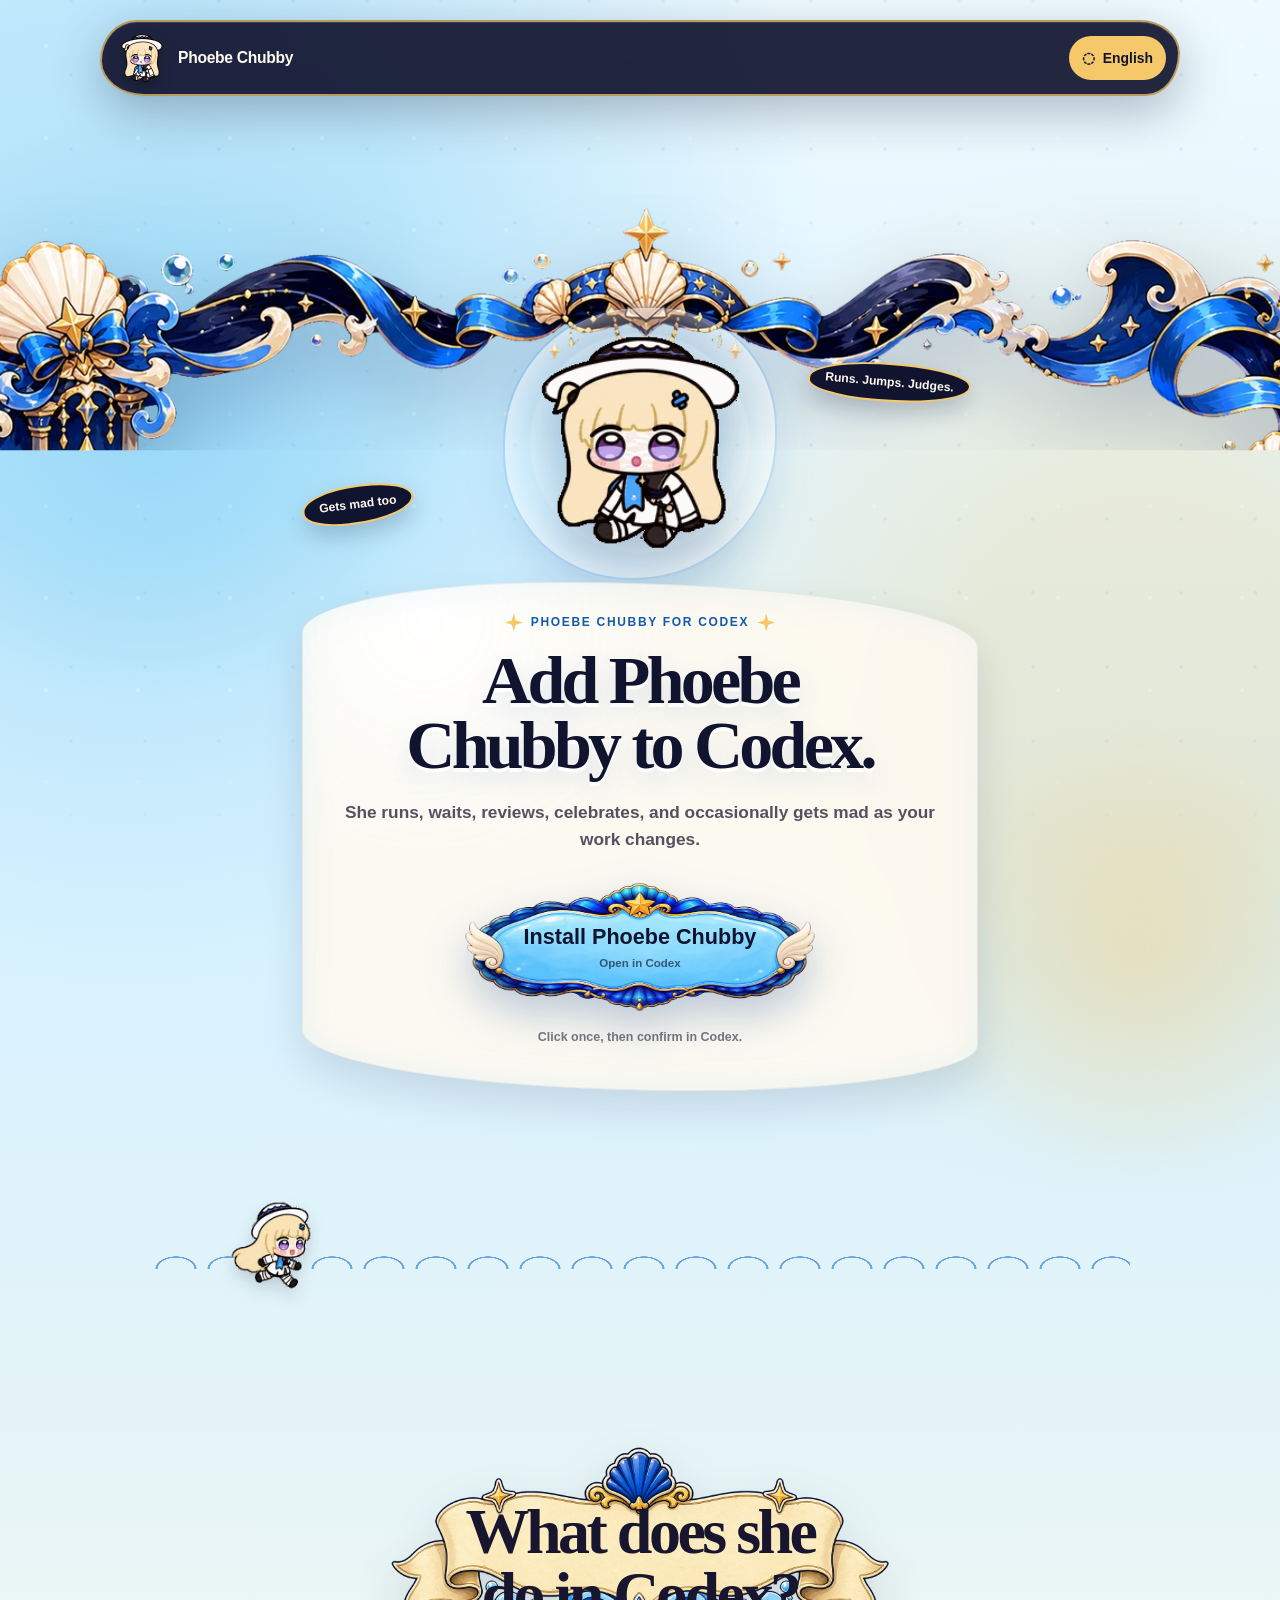
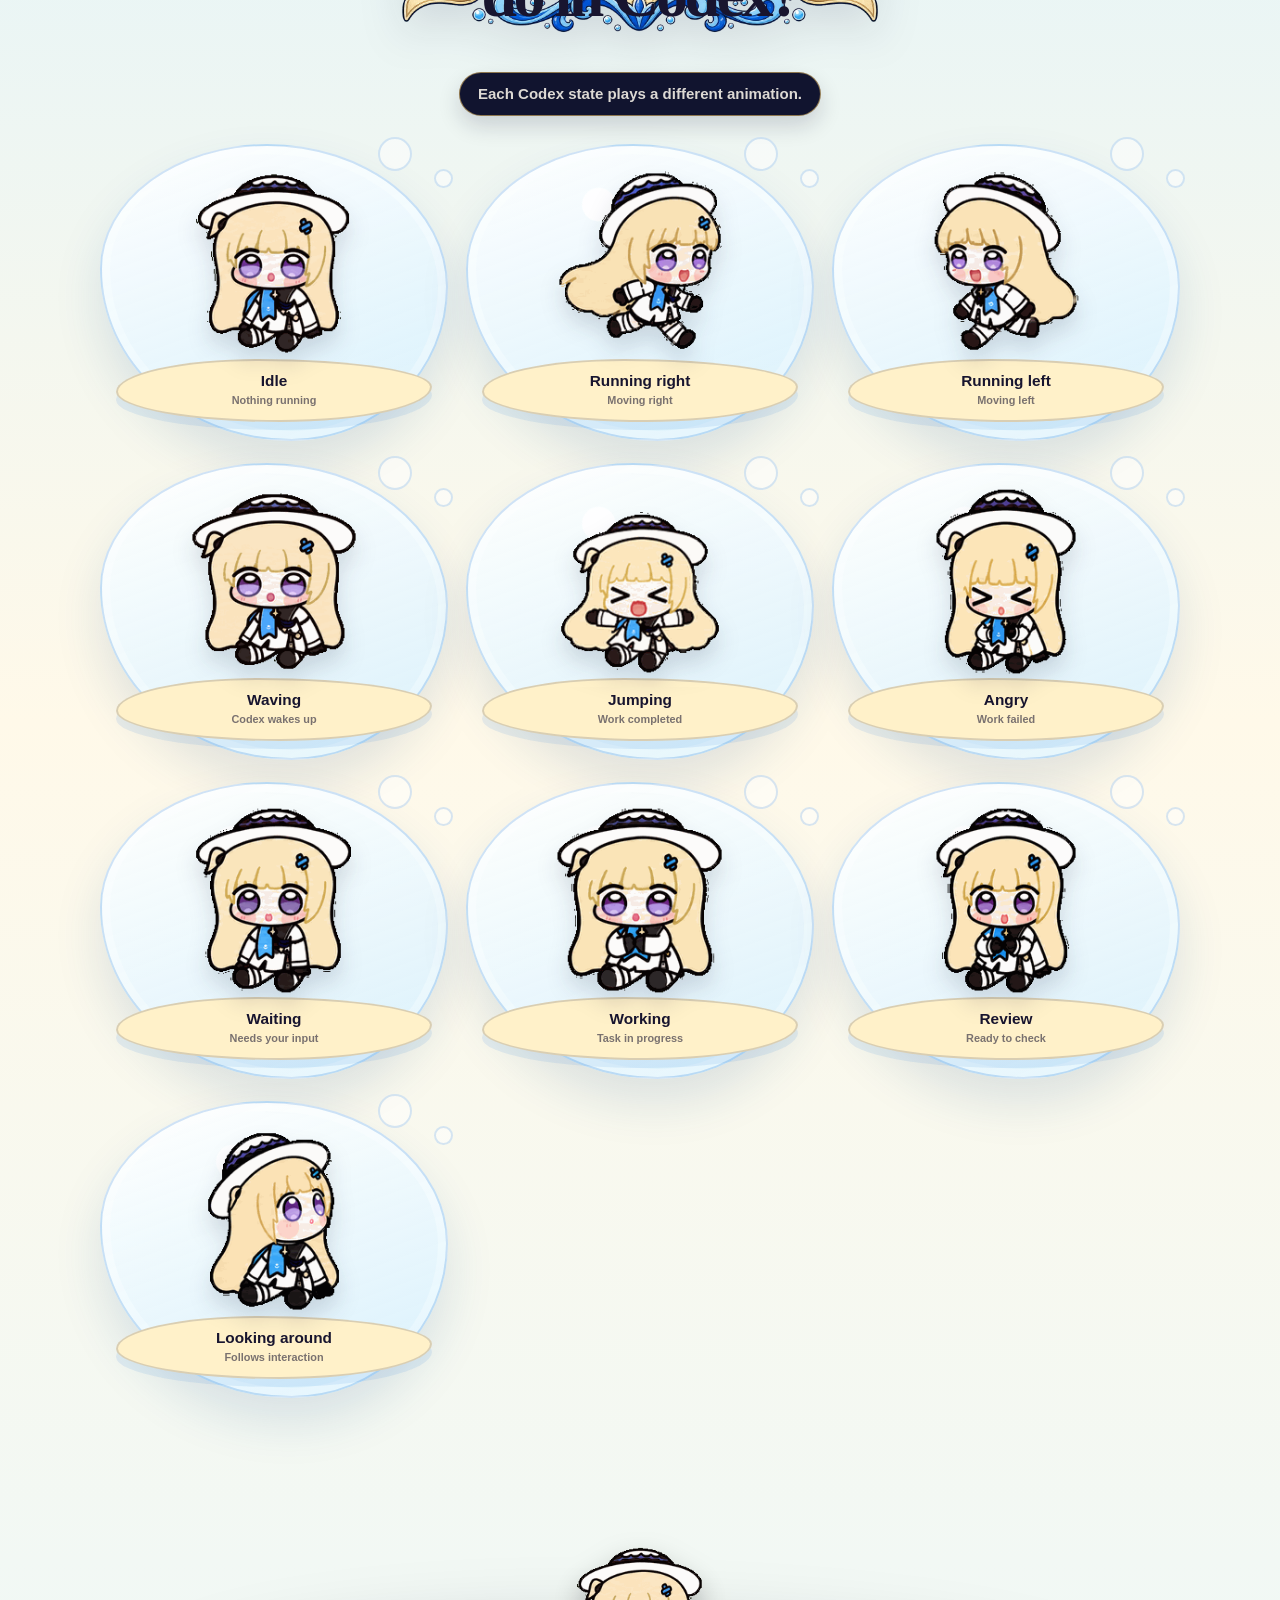
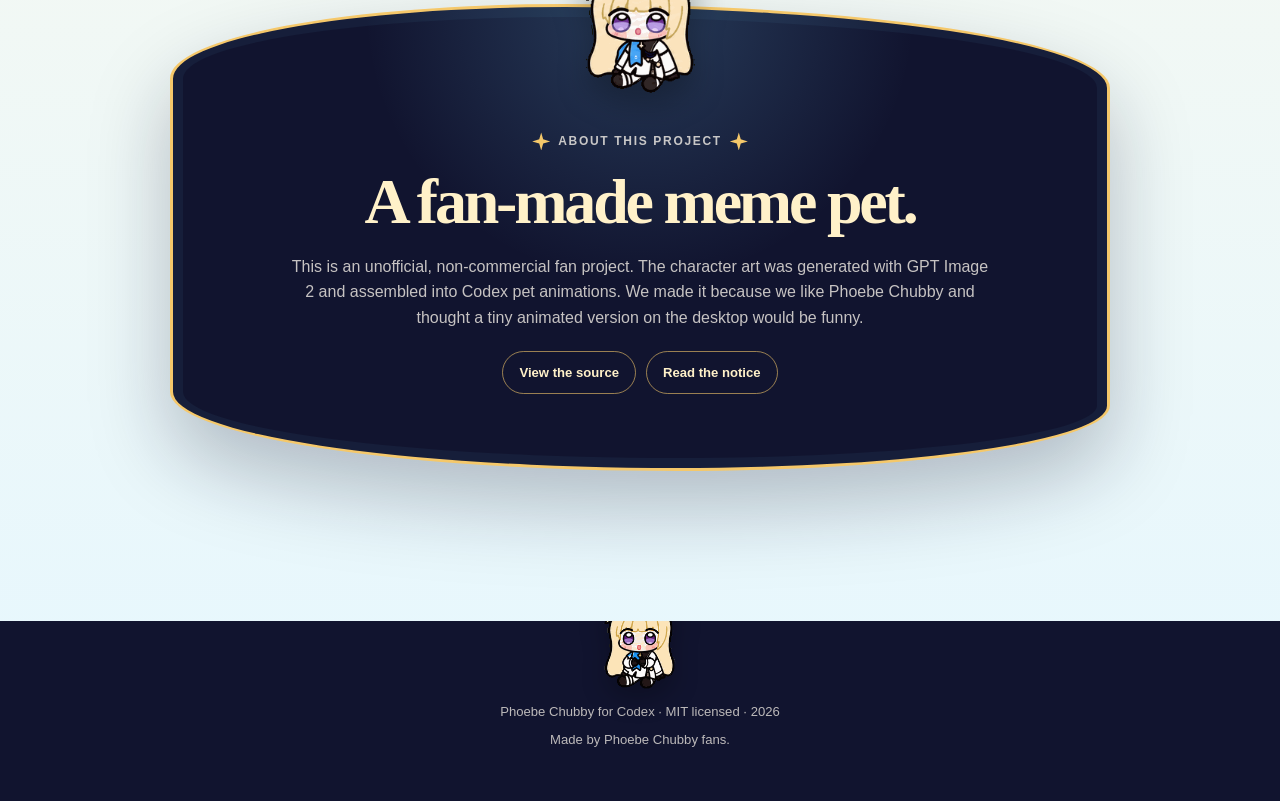
<file: docs/index.html>
<!doctype html>
<html lang="en">
<head>
  <meta charset="utf-8">
  <meta name="viewport" content="width=device-width, initial-scale=1">
  <title>Phoebe Chubby for Codex</title>
  <meta name="description" content="Install the animated Phoebe Chubby pet in Codex with one click.">
  <meta name="theme-color" content="#11142f">
  <link rel="canonical" href="https://alan890104.github.io/phoebe-chubby-codex-pet/">
  <link rel="alternate" hreflang="en" href="https://alan890104.github.io/phoebe-chubby-codex-pet/">
  <link rel="alternate" hreflang="zh-Hant" href="https://alan890104.github.io/phoebe-chubby-codex-pet/zh-TW/">
  <link rel="alternate" hreflang="zh-Hans" href="https://alan890104.github.io/phoebe-chubby-codex-pet/zh-CN/">
  <meta property="og:title" content="Phoebe Chubby for Codex">
  <meta property="og:description" content="Phoebe Chubby runs, waits, reviews, and celebrates in Codex.">
  <meta property="og:type" content="website">
  <meta property="og:url" content="https://alan890104.github.io/phoebe-chubby-codex-pet/">
  <meta property="og:image" content="https://alan890104.github.io/phoebe-chubby-codex-pet/assets/actions/waving.gif">
  <script>
    (() => {
      const preferenceKey = "phoebe-chubby-locale";
      const url = new URL(window.location.href);
      const explicitLocale = url.searchParams.get("lang");
      const savePreference = (locale) => {
        try { window.localStorage.setItem(preferenceKey, locale); } catch {}
      };

      if (explicitLocale === "en") {
        savePreference("en");
        url.searchParams.delete("lang");
        window.history.replaceState(null, "", url);
        return;
      }

      let preferredLocale = "";
      try { preferredLocale = window.localStorage.getItem(preferenceKey) || ""; } catch {}
      const browserLocale = navigator.languages?.[0] || navigator.language || "en";
      const locale = preferredLocale || browserLocale;
      const destination = /^(zh-Hant|zh-(TW|HK|MO))/i.test(locale)
        ? "zh-TW/"
        : /^zh/i.test(locale)
          ? "zh-CN/"
          : "";

      if (destination) window.location.replace(new URL(destination, url).href);
    })();
  </script>
  <link rel="icon" href="assets/actions/idle.gif">
  <link rel="stylesheet" href="assets/site.css">
</head>
<body
  data-pet-name="Phoebe Chubby"
  data-pet-description="Phoebe Chubby runs, waits, reviews, and celebrates alongside your Codex work."
  data-sprite-url="https://raw.githubusercontent.com/alan890104/phoebe-chubby-codex-pet/main/pet/spritesheet.webp"
  data-install-label="Install Phoebe Chubby"
  data-opening-label="Opening Codex…"
  data-copied-label="Copied"
>
  <a class="skip-link" href="#main">Skip to content</a>

  <header class="site-header">
    <nav class="nav-shell" aria-label="Main navigation">
      <a class="brand" href="./" aria-label="Phoebe Chubby home">
        <img src="assets/actions/idle.gif" alt="" aria-hidden="true">
        <span>Phoebe Chubby</span>
      </a>
      <div class="nav-links">
        <a href="#animations">Animations</a>
        <a href="#about">About</a>
        <details class="language-picker">
          <summary>English</summary>
          <div class="language-menu">
            <a href="./?lang=en" lang="en" data-locale="en" aria-current="page">English</a>
            <a href="zh-TW/" lang="zh-Hant" data-locale="zh-TW">繁體中文</a>
            <a href="zh-CN/" lang="zh-Hans" data-locale="zh-CN">简体中文</a>
          </div>
        </details>
      </div>
    </nav>
  </header>

  <main id="main">
    <section class="hero" aria-labelledby="hero-title">
      <div class="hero-stage">
        <img class="hero-frame" src="assets/ornaments/hero-frame.webp" alt="" aria-hidden="true">
        <div class="hero-content">
          <div class="hero-copy" data-reveal>
            <p class="eyebrow">Phoebe Chubby for Codex</p>
            <h1 id="hero-title">Add Phoebe Chubby to Codex.</h1>
            <p class="hero-lede">She runs, waits, reviews, celebrates, and occasionally gets mad as your work changes.</p>
            <div class="hero-actions">
              <a class="install-button" href="#" data-install>
                <span>
                  <strong data-install-label>Install Phoebe Chubby</strong>
                  <small>Open in Codex</small>
                </span>
              </a>
            </div>
            <p class="hero-proof">Click once, then confirm in Codex.</p>
          </div>
          <div class="hero-pet-wrap" data-reveal>
            <img class="hero-pet" src="assets/actions/waving.gif" alt="Phoebe Chubby waving hello">
            <span class="hero-sticker one">Runs. Jumps. Judges.</span>
            <span class="hero-sticker two">Gets mad too</span>
          </div>
        </div>
      </div>
    </section>

    <div class="wave-runner" aria-hidden="true">
      <img src="assets/actions/running-right.gif" alt="">
    </div>

    <section class="section" id="animations" aria-labelledby="animations-title">
      <div class="section-inner">
        <header class="section-heading" data-reveal>
          <h2 id="animations-title">What does she do in Codex?</h2>
          <p>Each Codex state plays a different animation.</p>
        </header>

        <div class="motion-reef">
          <article class="motion-card" data-reveal>
            <img src="assets/actions/idle.gif" alt="Phoebe Chubby sitting quietly">
            <div class="motion-label"><strong>Idle</strong><span>Nothing running</span></div>
          </article>
          <article class="motion-card" data-reveal>
            <img src="assets/actions/running-right.gif" alt="Phoebe Chubby running right">
            <div class="motion-label"><strong>Running right</strong><span>Moving right</span></div>
          </article>
          <article class="motion-card" data-reveal>
            <img src="assets/actions/running-left.gif" alt="Phoebe Chubby running left">
            <div class="motion-label"><strong>Running left</strong><span>Moving left</span></div>
          </article>
          <article class="motion-card" data-reveal>
            <img src="assets/actions/waving.gif" alt="Phoebe Chubby waving">
            <div class="motion-label"><strong>Waving</strong><span>Codex wakes up</span></div>
          </article>
          <article class="motion-card" data-reveal>
            <img src="assets/actions/jumping.gif" alt="Phoebe Chubby jumping happily">
            <div class="motion-label"><strong>Jumping</strong><span>Work completed</span></div>
          </article>
          <article class="motion-card" data-reveal>
            <img src="assets/actions/failed.gif" alt="Phoebe Chubby looking furious">
            <div class="motion-label"><strong>Angry</strong><span>Work failed</span></div>
          </article>
          <article class="motion-card" data-reveal>
            <img src="assets/actions/waiting.gif" alt="Phoebe Chubby waiting patiently">
            <div class="motion-label"><strong>Waiting</strong><span>Needs your input</span></div>
          </article>
          <article class="motion-card" data-reveal>
            <img src="assets/actions/running.gif" alt="Phoebe Chubby working attentively">
            <div class="motion-label"><strong>Working</strong><span>Task in progress</span></div>
          </article>
          <article class="motion-card" data-reveal>
            <img src="assets/actions/review.gif" alt="Phoebe Chubby ready for review">
            <div class="motion-label"><strong>Review</strong><span>Ready to check</span></div>
          </article>
          <article class="motion-card" data-reveal>
            <img src="assets/actions/look-around.gif" alt="Phoebe Chubby looking in every direction">
            <div class="motion-label"><strong>Looking around</strong><span>Follows interaction</span></div>
          </article>
        </div>
      </div>
    </section>

    <section class="research-note" id="about" aria-labelledby="about-title">
      <div class="research-shell" data-reveal>
        <img class="research-pet" src="assets/actions/idle.gif" alt="Phoebe Chubby sitting quietly">
        <p class="eyebrow">About this project</p>
        <h2 id="about-title">A fan-made meme pet.</h2>
        <p>This is an unofficial, non-commercial fan project. The character art was generated with GPT Image 2 and assembled into Codex pet animations. We made it because we like Phoebe Chubby and thought a tiny animated version on the desktop would be funny.</p>
        <div class="research-links">
          <a href="https://github.com/alan890104/phoebe-chubby-codex-pet">View the source</a>
          <a href="https://github.com/alan890104/phoebe-chubby-codex-pet/blob/main/NOTICE.md">Read the notice</a>
        </div>
      </div>
    </section>
  </main>

  <footer class="site-footer">
    <img class="footer-pet" src="assets/actions/review.gif" alt="" aria-hidden="true">
    <p>Phoebe Chubby for Codex · MIT licensed · <span data-year></span></p>
    <p>Made by Phoebe Chubby fans.</p>
  </footer>

  <dialog class="install-dialog" data-install-dialog>
    <div class="dialog-shell">
      <img class="dialog-pet" src="assets/actions/waiting.gif" alt="Phoebe Chubby waiting">
      <h2>Did Codex stay closed?</h2>
      <p>Your browser may have blocked the app link. Use the command for your computer; it also updates an existing installation without creating another pet.</p>
      <div class="command-shell">
        <code id="command-unix">curl -fsSL https://raw.githubusercontent.com/alan890104/phoebe-chubby-codex-pet/main/scripts/install.sh | bash</code>
        <button class="copy-button" type="button" data-copy="command-unix">Copy for macOS or Linux</button>
      </div>
      <div class="command-shell">
        <code id="command-windows">irm https://raw.githubusercontent.com/alan890104/phoebe-chubby-codex-pet/main/scripts/install.ps1 | iex</code>
        <button class="copy-button" type="button" data-copy="command-windows">Copy for Windows</button>
      </div>
      <button class="dialog-close" type="button" data-dialog-close>Close</button>
    </div>
  </dialog>

  <script src="assets/site.js" defer></script>
</body>
</html>
</file>
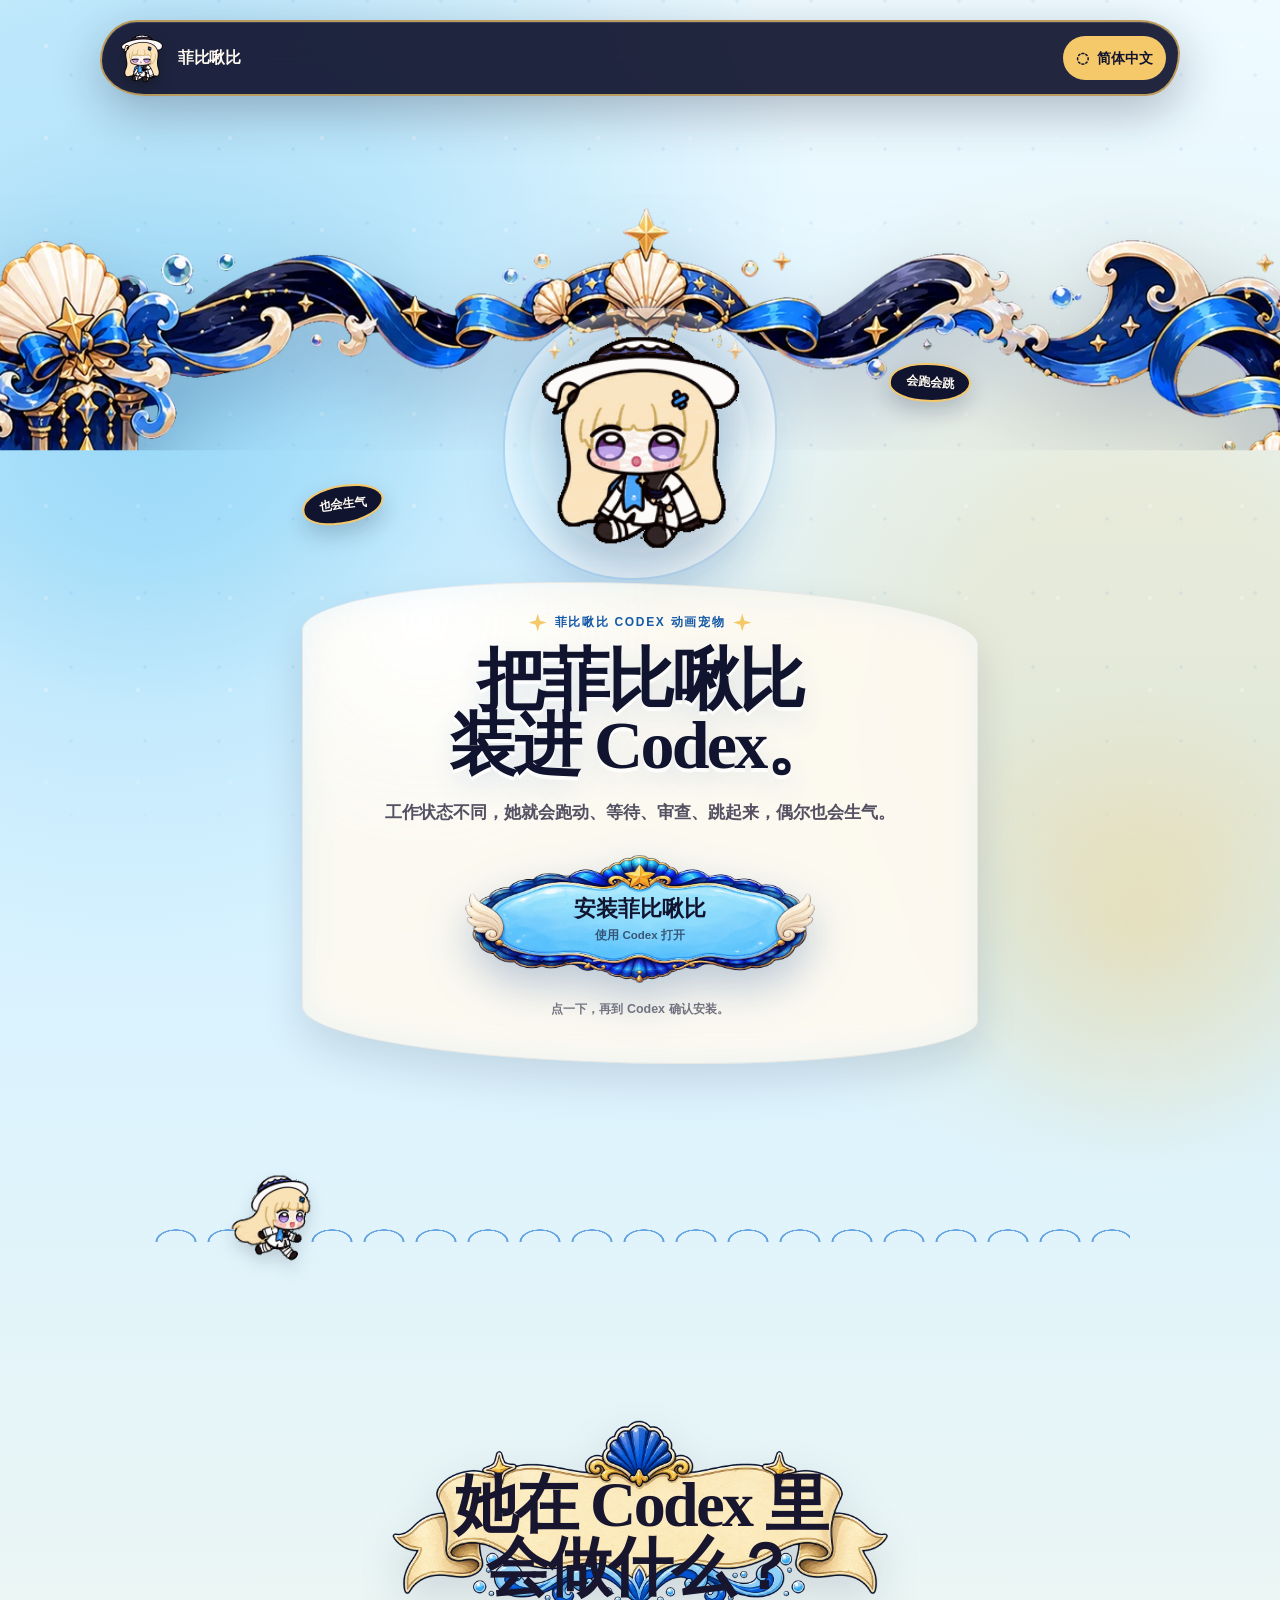
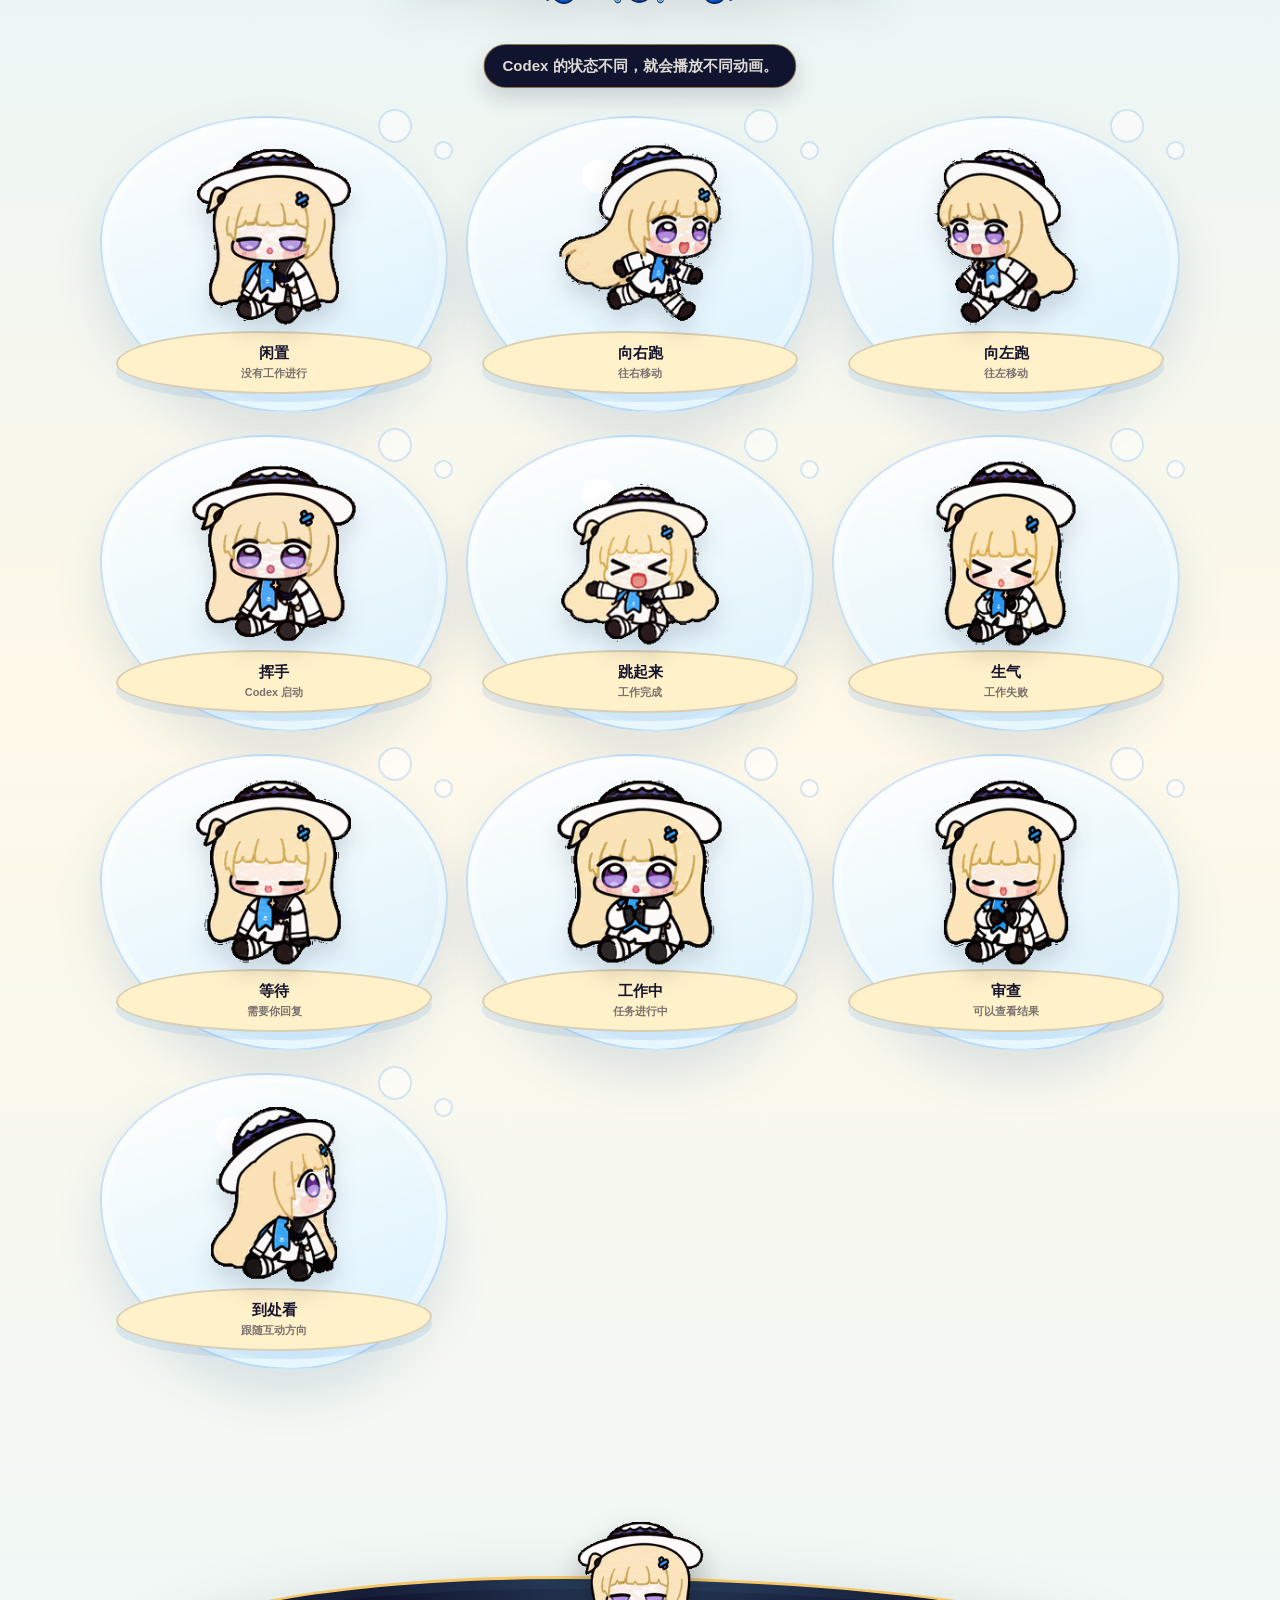
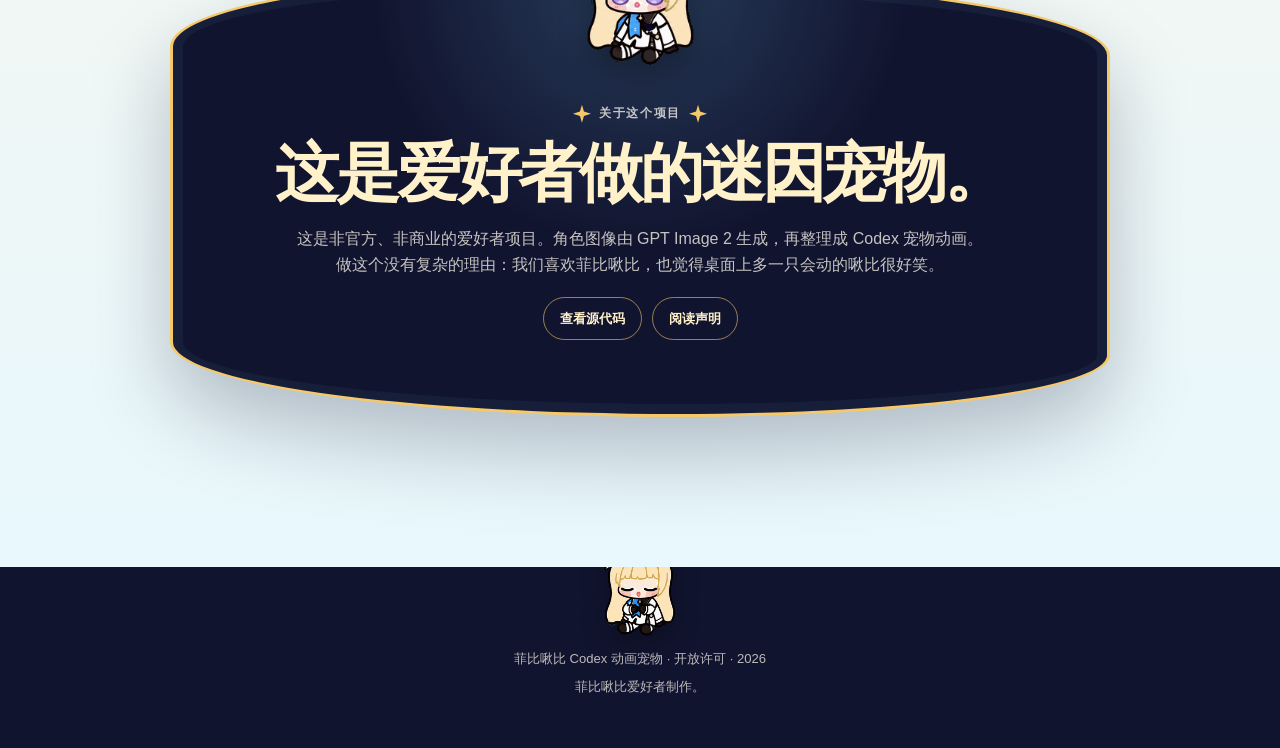
<file: docs/zh-CN/index.html>
<!doctype html>
<html lang="zh-Hans">
<head>
  <meta charset="utf-8">
  <meta name="viewport" content="width=device-width, initial-scale=1">
  <title>菲比啾比｜Codex 动画宠物</title>
  <meta name="description" content="点一下，把会跑、会跳、也会生气的菲比啾比安装到 Codex。">
  <meta name="theme-color" content="#11142f">
  <link rel="canonical" href="https://alan890104.github.io/phoebe-chubby-codex-pet/zh-CN/">
  <link rel="alternate" hreflang="en" href="https://alan890104.github.io/phoebe-chubby-codex-pet/">
  <link rel="alternate" hreflang="zh-Hant" href="https://alan890104.github.io/phoebe-chubby-codex-pet/zh-TW/">
  <link rel="alternate" hreflang="zh-Hans" href="https://alan890104.github.io/phoebe-chubby-codex-pet/zh-CN/">
  <meta property="og:title" content="菲比啾比｜Codex 动画宠物">
  <meta property="og:description" content="把会跑、会跳、也会生气的菲比啾比安装到 Codex。">
  <meta property="og:type" content="website">
  <meta property="og:url" content="https://alan890104.github.io/phoebe-chubby-codex-pet/zh-CN/">
  <meta property="og:image" content="https://alan890104.github.io/phoebe-chubby-codex-pet/assets/actions/waving.gif">
  <link rel="icon" href="../assets/actions/idle.gif">
  <link rel="stylesheet" href="../assets/site.css">
</head>
<body
  data-pet-name="菲比啾比"
  data-pet-description="菲比啾比会跟随 Codex 的工作状态跑动、等待、审查与庆祝完成。"
  data-sprite-url="https://raw.githubusercontent.com/alan890104/phoebe-chubby-codex-pet/main/pet/spritesheet.webp"
  data-install-label="安装菲比啾比"
  data-opening-label="正在打开 Codex…"
  data-copied-label="已复制"
>
  <a class="skip-link" href="#main">跳到主要内容</a>

  <header class="site-header">
    <nav class="nav-shell" aria-label="主要导航">
      <a class="brand" href="./" aria-label="菲比啾比首页">
        <img src="../assets/actions/idle.gif" alt="" aria-hidden="true">
        <span>菲比啾比</span>
      </a>
      <div class="nav-links">
        <a href="#animations">全部动作</a>
        <a href="#about">关于项目</a>
        <details class="language-picker">
          <summary>简体中文</summary>
          <div class="language-menu">
            <a href="../?lang=en" lang="en" data-locale="en">English</a>
            <a href="../zh-TW/" lang="zh-Hant" data-locale="zh-TW">繁體中文</a>
            <a href="./" lang="zh-Hans" data-locale="zh-CN" aria-current="page">简体中文</a>
          </div>
        </details>
      </div>
    </nav>
  </header>

  <main id="main">
    <section class="hero" aria-labelledby="hero-title">
      <div class="hero-stage">
        <img class="hero-frame" src="../assets/ornaments/hero-frame.webp" alt="" aria-hidden="true">
        <div class="hero-content">
          <div class="hero-copy" data-reveal>
            <p class="eyebrow">菲比啾比 Codex 动画宠物</p>
            <h1 id="hero-title">把菲比啾比装进 Codex。</h1>
            <p class="hero-lede">工作状态不同，她就会跑动、等待、审查、跳起来，偶尔也会生气。</p>
            <div class="hero-actions">
              <a class="install-button" href="#" data-install>
                <span>
                  <strong data-install-label>安装菲比啾比</strong>
                  <small>使用 Codex 打开</small>
                </span>
              </a>
            </div>
            <p class="hero-proof">点一下，再到 Codex 确认安装。</p>
          </div>
          <div class="hero-pet-wrap" data-reveal>
            <img class="hero-pet" src="../assets/actions/waving.gif" alt="菲比啾比挥手打招呼">
            <span class="hero-sticker one">会跑会跳</span>
            <span class="hero-sticker two">也会生气</span>
          </div>
        </div>
      </div>
    </section>

    <div class="wave-runner" aria-hidden="true">
      <img src="../assets/actions/running-right.gif" alt="">
    </div>

    <section class="section" id="animations" aria-labelledby="animations-title">
      <div class="section-inner">
        <header class="section-heading" data-reveal>
          <h2 id="animations-title">她在 Codex 里会做什么？</h2>
          <p>Codex 的状态不同，就会播放不同动画。</p>
        </header>

        <div class="motion-reef">
          <article class="motion-card" data-reveal>
            <img src="../assets/actions/idle.gif" alt="菲比啾比安静坐着">
            <div class="motion-label"><strong>闲置</strong><span>没有工作进行</span></div>
          </article>
          <article class="motion-card" data-reveal>
            <img src="../assets/actions/running-right.gif" alt="菲比啾比向右跑">
            <div class="motion-label"><strong>向右跑</strong><span>往右移动</span></div>
          </article>
          <article class="motion-card" data-reveal>
            <img src="../assets/actions/running-left.gif" alt="菲比啾比向左跑">
            <div class="motion-label"><strong>向左跑</strong><span>往左移动</span></div>
          </article>
          <article class="motion-card" data-reveal>
            <img src="../assets/actions/waving.gif" alt="菲比啾比挥手">
            <div class="motion-label"><strong>挥手</strong><span>Codex 启动</span></div>
          </article>
          <article class="motion-card" data-reveal>
            <img src="../assets/actions/jumping.gif" alt="菲比啾比开心跳跃">
            <div class="motion-label"><strong>跳起来</strong><span>工作完成</span></div>
          </article>
          <article class="motion-card" data-reveal>
            <img src="../assets/actions/failed.gif" alt="菲比啾比生气了">
            <div class="motion-label"><strong>生气</strong><span>工作失败</span></div>
          </article>
          <article class="motion-card" data-reveal>
            <img src="../assets/actions/waiting.gif" alt="菲比啾比耐心等待">
            <div class="motion-label"><strong>等待</strong><span>需要你回复</span></div>
          </article>
          <article class="motion-card" data-reveal>
            <img src="../assets/actions/running.gif" alt="菲比啾比专心工作">
            <div class="motion-label"><strong>工作中</strong><span>任务进行中</span></div>
          </article>
          <article class="motion-card" data-reveal>
            <img src="../assets/actions/review.gif" alt="菲比啾比等待你查看">
            <div class="motion-label"><strong>审查</strong><span>可以查看结果</span></div>
          </article>
          <article class="motion-card" data-reveal>
            <img src="../assets/actions/look-around.gif" alt="菲比啾比朝不同方向张望">
            <div class="motion-label"><strong>到处看</strong><span>跟随互动方向</span></div>
          </article>
        </div>
      </div>
    </section>

    <section class="research-note" id="about" aria-labelledby="about-title">
      <div class="research-shell" data-reveal>
        <img class="research-pet" src="../assets/actions/idle.gif" alt="菲比啾比安静坐着">
        <p class="eyebrow">关于这个项目</p>
        <h2 id="about-title">这是爱好者做的迷因宠物。</h2>
        <p>这是非官方、非商业的爱好者项目。角色图像由 GPT Image 2 生成，再整理成 Codex 宠物动画。做这个没有复杂的理由：我们喜欢菲比啾比，也觉得桌面上多一只会动的啾比很好笑。</p>
        <div class="research-links">
          <a href="https://github.com/alan890104/phoebe-chubby-codex-pet">查看源代码</a>
          <a href="https://github.com/alan890104/phoebe-chubby-codex-pet/blob/main/NOTICE.md">阅读声明</a>
        </div>
      </div>
    </section>
  </main>

  <footer class="site-footer">
    <img class="footer-pet" src="../assets/actions/review.gif" alt="" aria-hidden="true">
    <p>菲比啾比 Codex 动画宠物 · 开放许可 · <span data-year></span></p>
    <p>菲比啾比爱好者制作。</p>
  </footer>

  <dialog class="install-dialog" data-install-dialog>
    <div class="dialog-shell">
      <img class="dialog-pet" src="../assets/actions/waiting.gif" alt="菲比啾比正在等待">
      <h2>Codex 没有打开吗？</h2>
      <p>浏览器可能拦截了应用程序链接。请改用符合电脑系统的单行命令；它也能安全更新现有版本，不会再多出一只宠物。</p>
      <div class="command-shell">
        <code id="command-unix">curl -fsSL https://raw.githubusercontent.com/alan890104/phoebe-chubby-codex-pet/main/scripts/install.sh | bash</code>
        <button class="copy-button" type="button" data-copy="command-unix">复制苹果电脑或 Linux 命令</button>
      </div>
      <div class="command-shell">
        <code id="command-windows">irm https://raw.githubusercontent.com/alan890104/phoebe-chubby-codex-pet/main/scripts/install.ps1 | iex</code>
        <button class="copy-button" type="button" data-copy="command-windows">复制 Windows 命令</button>
      </div>
      <button class="dialog-close" type="button" data-dialog-close>关闭</button>
    </div>
  </dialog>

  <script src="../assets/site.js" defer></script>
</body>
</html>
</file>
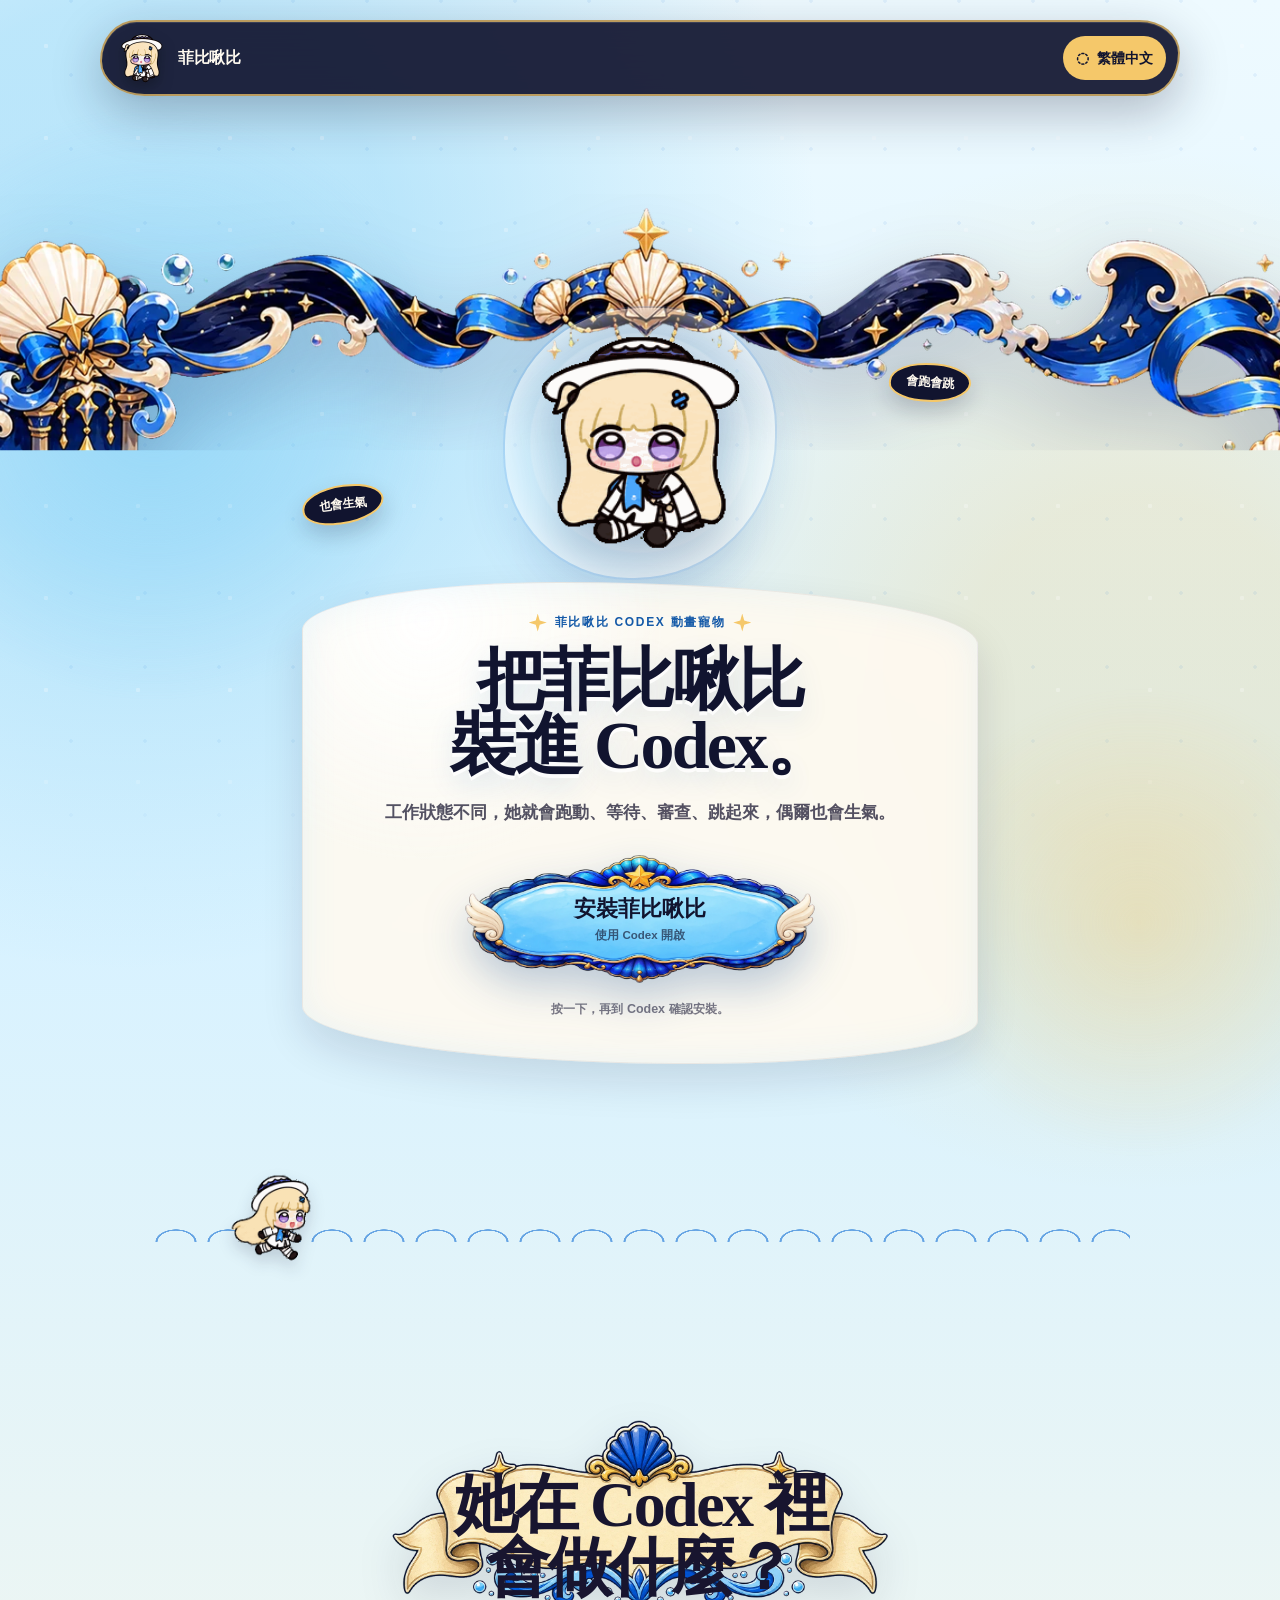
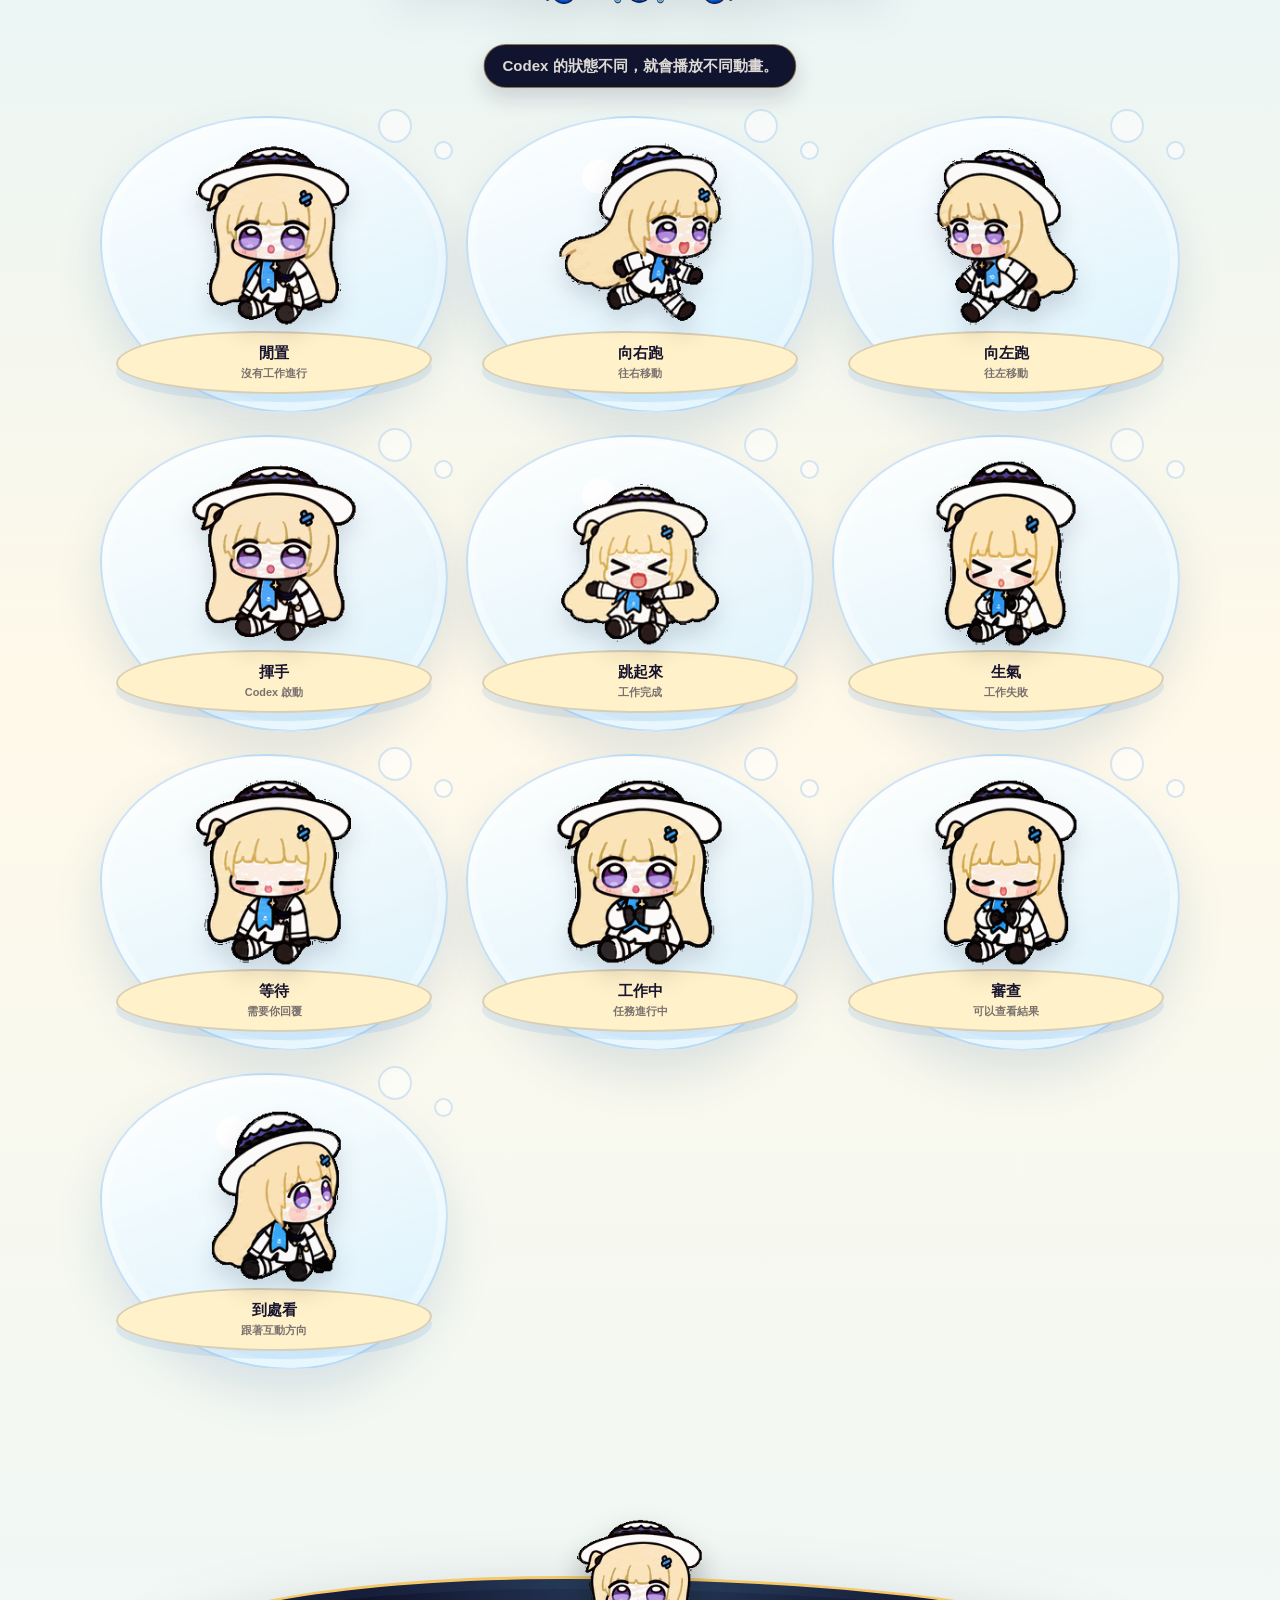
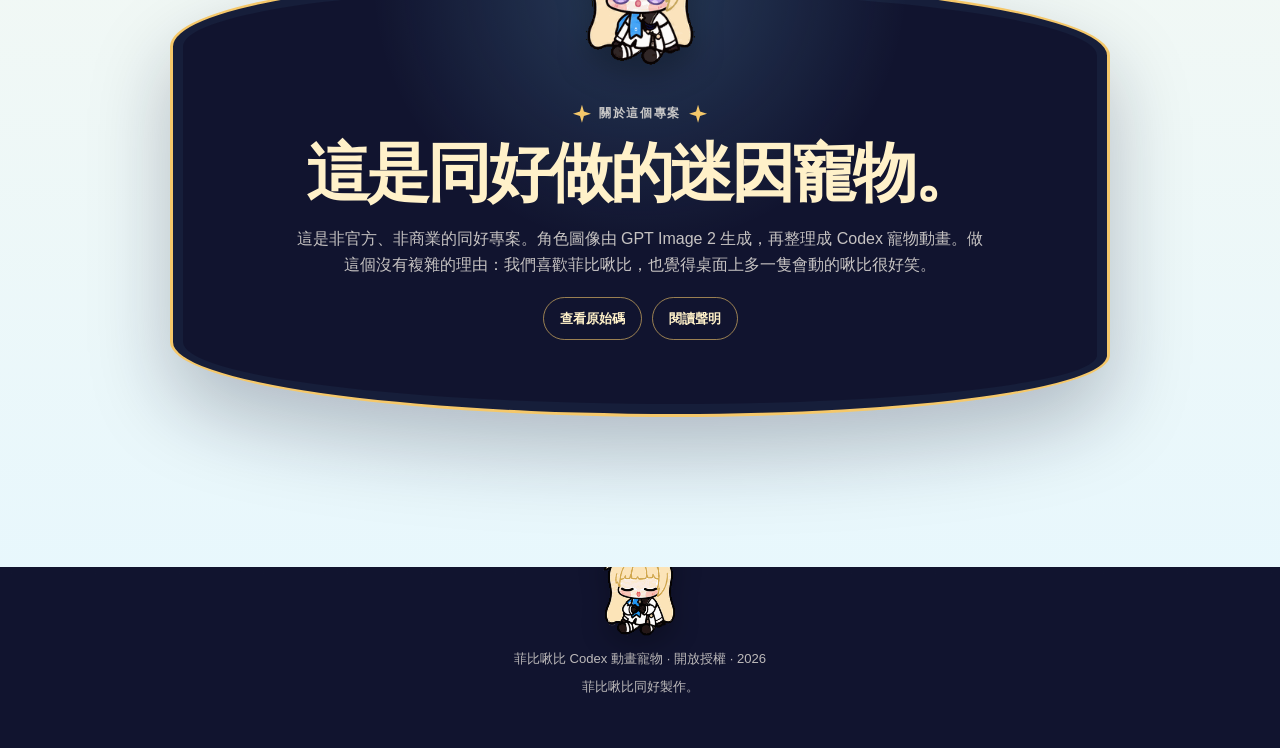
<file: docs/zh-TW/index.html>
<!doctype html>
<html lang="zh-Hant">
<head>
  <meta charset="utf-8">
  <meta name="viewport" content="width=device-width, initial-scale=1">
  <title>菲比啾比｜Codex 動畫寵物</title>
  <meta name="description" content="按一下，把會跑、會跳、也會生氣的菲比啾比安裝到 Codex。">
  <meta name="theme-color" content="#11142f">
  <link rel="canonical" href="https://alan890104.github.io/phoebe-chubby-codex-pet/zh-TW/">
  <link rel="alternate" hreflang="en" href="https://alan890104.github.io/phoebe-chubby-codex-pet/">
  <link rel="alternate" hreflang="zh-Hant" href="https://alan890104.github.io/phoebe-chubby-codex-pet/zh-TW/">
  <link rel="alternate" hreflang="zh-Hans" href="https://alan890104.github.io/phoebe-chubby-codex-pet/zh-CN/">
  <meta property="og:title" content="菲比啾比｜Codex 動畫寵物">
  <meta property="og:description" content="把會跑、會跳、也會生氣的菲比啾比安裝到 Codex。">
  <meta property="og:type" content="website">
  <meta property="og:url" content="https://alan890104.github.io/phoebe-chubby-codex-pet/zh-TW/">
  <meta property="og:image" content="https://alan890104.github.io/phoebe-chubby-codex-pet/assets/actions/waving.gif">
  <link rel="icon" href="../assets/actions/idle.gif">
  <link rel="stylesheet" href="../assets/site.css">
</head>
<body
  data-pet-name="菲比啾比"
  data-pet-description="菲比啾比會跟著 Codex 的工作狀態跑動、等待、審查與慶祝完成。"
  data-sprite-url="https://raw.githubusercontent.com/alan890104/phoebe-chubby-codex-pet/main/pet/spritesheet.webp"
  data-install-label="安裝菲比啾比"
  data-opening-label="正在開啟 Codex…"
  data-copied-label="已複製"
>
  <a class="skip-link" href="#main">跳到主要內容</a>

  <header class="site-header">
    <nav class="nav-shell" aria-label="主要導覽">
      <a class="brand" href="./" aria-label="菲比啾比首頁">
        <img src="../assets/actions/idle.gif" alt="" aria-hidden="true">
        <span>菲比啾比</span>
      </a>
      <div class="nav-links">
        <a href="#animations">全部動作</a>
        <a href="#about">關於專案</a>
        <details class="language-picker">
          <summary>繁體中文</summary>
          <div class="language-menu">
            <a href="../?lang=en" lang="en" data-locale="en">English</a>
            <a href="./" lang="zh-Hant" data-locale="zh-TW" aria-current="page">繁體中文</a>
            <a href="../zh-CN/" lang="zh-Hans" data-locale="zh-CN">简体中文</a>
          </div>
        </details>
      </div>
    </nav>
  </header>

  <main id="main">
    <section class="hero" aria-labelledby="hero-title">
      <div class="hero-stage">
        <img class="hero-frame" src="../assets/ornaments/hero-frame.webp" alt="" aria-hidden="true">
        <div class="hero-content">
          <div class="hero-copy" data-reveal>
            <p class="eyebrow">菲比啾比 Codex 動畫寵物</p>
            <h1 id="hero-title">把菲比啾比裝進 Codex。</h1>
            <p class="hero-lede">工作狀態不同，她就會跑動、等待、審查、跳起來，偶爾也會生氣。</p>
            <div class="hero-actions">
              <a class="install-button" href="#" data-install>
                <span>
                  <strong data-install-label>安裝菲比啾比</strong>
                  <small>使用 Codex 開啟</small>
                </span>
              </a>
            </div>
            <p class="hero-proof">按一下，再到 Codex 確認安裝。</p>
          </div>
          <div class="hero-pet-wrap" data-reveal>
            <img class="hero-pet" src="../assets/actions/waving.gif" alt="菲比啾比揮手打招呼">
            <span class="hero-sticker one">會跑會跳</span>
            <span class="hero-sticker two">也會生氣</span>
          </div>
        </div>
      </div>
    </section>

    <div class="wave-runner" aria-hidden="true">
      <img src="../assets/actions/running-right.gif" alt="">
    </div>

    <section class="section" id="animations" aria-labelledby="animations-title">
      <div class="section-inner">
        <header class="section-heading" data-reveal>
          <h2 id="animations-title">她在 Codex 裡會做什麼？</h2>
          <p>Codex 的狀態不同，就會播放不同動畫。</p>
        </header>

        <div class="motion-reef">
          <article class="motion-card" data-reveal>
            <img src="../assets/actions/idle.gif" alt="菲比啾比安靜坐著">
            <div class="motion-label"><strong>閒置</strong><span>沒有工作進行</span></div>
          </article>
          <article class="motion-card" data-reveal>
            <img src="../assets/actions/running-right.gif" alt="菲比啾比往右跑">
            <div class="motion-label"><strong>向右跑</strong><span>往右移動</span></div>
          </article>
          <article class="motion-card" data-reveal>
            <img src="../assets/actions/running-left.gif" alt="菲比啾比往左跑">
            <div class="motion-label"><strong>向左跑</strong><span>往左移動</span></div>
          </article>
          <article class="motion-card" data-reveal>
            <img src="../assets/actions/waving.gif" alt="菲比啾比揮手">
            <div class="motion-label"><strong>揮手</strong><span>Codex 啟動</span></div>
          </article>
          <article class="motion-card" data-reveal>
            <img src="../assets/actions/jumping.gif" alt="菲比啾比開心跳躍">
            <div class="motion-label"><strong>跳起來</strong><span>工作完成</span></div>
          </article>
          <article class="motion-card" data-reveal>
            <img src="../assets/actions/failed.gif" alt="菲比啾比生氣了">
            <div class="motion-label"><strong>生氣</strong><span>工作失敗</span></div>
          </article>
          <article class="motion-card" data-reveal>
            <img src="../assets/actions/waiting.gif" alt="菲比啾比耐心等待">
            <div class="motion-label"><strong>等待</strong><span>需要你回覆</span></div>
          </article>
          <article class="motion-card" data-reveal>
            <img src="../assets/actions/running.gif" alt="菲比啾比專心工作">
            <div class="motion-label"><strong>工作中</strong><span>任務進行中</span></div>
          </article>
          <article class="motion-card" data-reveal>
            <img src="../assets/actions/review.gif" alt="菲比啾比等待你查看">
            <div class="motion-label"><strong>審查</strong><span>可以查看結果</span></div>
          </article>
          <article class="motion-card" data-reveal>
            <img src="../assets/actions/look-around.gif" alt="菲比啾比朝不同方向張望">
            <div class="motion-label"><strong>到處看</strong><span>跟著互動方向</span></div>
          </article>
        </div>
      </div>
    </section>

    <section class="research-note" id="about" aria-labelledby="about-title">
      <div class="research-shell" data-reveal>
        <img class="research-pet" src="../assets/actions/idle.gif" alt="菲比啾比安靜坐著">
        <p class="eyebrow">關於這個專案</p>
        <h2 id="about-title">這是同好做的迷因寵物。</h2>
        <p>這是非官方、非商業的同好專案。角色圖像由 GPT Image 2 生成，再整理成 Codex 寵物動畫。做這個沒有複雜的理由：我們喜歡菲比啾比，也覺得桌面上多一隻會動的啾比很好笑。</p>
        <div class="research-links">
          <a href="https://github.com/alan890104/phoebe-chubby-codex-pet">查看原始碼</a>
          <a href="https://github.com/alan890104/phoebe-chubby-codex-pet/blob/main/NOTICE.md">閱讀聲明</a>
        </div>
      </div>
    </section>
  </main>

  <footer class="site-footer">
    <img class="footer-pet" src="../assets/actions/review.gif" alt="" aria-hidden="true">
    <p>菲比啾比 Codex 動畫寵物 · 開放授權 · <span data-year></span></p>
    <p>菲比啾比同好製作。</p>
  </footer>

  <dialog class="install-dialog" data-install-dialog>
    <div class="dialog-shell">
      <img class="dialog-pet" src="../assets/actions/waiting.gif" alt="菲比啾比正在等待">
      <h2>Codex 沒有開啟嗎？</h2>
      <p>瀏覽器可能擋住了應用程式連結。請改用符合電腦系統的單行指令；它也能安全更新既有版本，不會再多出一隻寵物。</p>
      <div class="command-shell">
        <code id="command-unix">curl -fsSL https://raw.githubusercontent.com/alan890104/phoebe-chubby-codex-pet/main/scripts/install.sh | bash</code>
        <button class="copy-button" type="button" data-copy="command-unix">複製蘋果電腦或 Linux 指令</button>
      </div>
      <div class="command-shell">
        <code id="command-windows">irm https://raw.githubusercontent.com/alan890104/phoebe-chubby-codex-pet/main/scripts/install.ps1 | iex</code>
        <button class="copy-button" type="button" data-copy="command-windows">複製 Windows 指令</button>
      </div>
      <button class="dialog-close" type="button" data-dialog-close>關閉</button>
    </div>
  </dialog>

  <script src="../assets/site.js" defer></script>
</body>
</html>
</file>
<file: docs/assets/site.css>
:root {
  --midnight: #11142f;
  --navy: #171b43;
  --ocean: #155aa8;
  --blue: #2379d8;
  --sky: #78ccf5;
  --cream: #fff1c9;
  --paper: #fffaf0;
  --gold: #f5c86a;
  --rose: #f5a9b8;
  --ink: #18152f;
  --white: #ffffff;
  --shadow: 0 28px 80px rgba(13, 19, 54, 0.22);
  --page: min(1180px, calc(100vw - 40px));
}

* {
  box-sizing: border-box;
}

html {
  scroll-behavior: smooth;
  overflow-x: hidden;
}

body {
  margin: 0;
  color: var(--ink);
  background:
    radial-gradient(circle at 10% 7%, rgba(120, 204, 245, 0.42) 0 7%, transparent 18%),
    radial-gradient(circle at 89% 17%, rgba(245, 200, 106, 0.25) 0 5%, transparent 15%),
    linear-gradient(180deg, #eefaff 0%, #d8f2ff 24%, #fff9e9 58%, #e5f7ff 100%);
  font-family: "Avenir Next", Avenir, "Nunito Sans", "Segoe UI", sans-serif;
  line-height: 1.6;
  overflow-x: hidden;
}

html[lang="zh-Hant"] body {
  font-family: "PingFang TC", "Noto Sans TC", "Microsoft JhengHei", sans-serif;
}

html[lang="zh-Hans"] body {
  font-family: "PingFang SC", "Noto Sans SC", "Microsoft YaHei", sans-serif;
}

body::before {
  position: fixed;
  inset: 0;
  z-index: -2;
  content: "";
  pointer-events: none;
  opacity: 0.28;
  background-image:
    radial-gradient(circle, rgba(255, 255, 255, 0.95) 0 2px, transparent 2.5px),
    radial-gradient(circle, rgba(35, 121, 216, 0.28) 0 1.5px, transparent 2px);
  background-position: 0 0, 34px 38px;
  background-size: 92px 92px, 74px 74px;
  mask-image: linear-gradient(to bottom, #000 0 78%, transparent 100%);
}

a {
  color: inherit;
}

img {
  display: block;
  max-width: 100%;
}

button,
a {
  -webkit-tap-highlight-color: transparent;
}

:focus-visible {
  outline: 4px solid var(--gold);
  outline-offset: 5px;
}

.skip-link {
  position: fixed;
  top: 12px;
  left: 12px;
  z-index: 100;
  padding: 10px 16px;
  color: var(--white);
  background: var(--midnight);
  border-radius: 999px;
  transform: translateY(-150%);
  transition: transform 180ms ease;
}

.skip-link:focus {
  transform: translateY(0);
}

.site-header {
  position: absolute;
  top: 0;
  left: 0;
  z-index: 20;
  width: 100%;
  padding: 20px 0;
}

.nav-shell {
  width: var(--page);
  min-height: 76px;
  margin: 0 auto;
  padding: 8px 12px 8px 14px;
  display: flex;
  align-items: center;
  gap: 18px;
  color: var(--paper);
  background: rgba(17, 20, 47, 0.92);
  border: 2px solid rgba(245, 200, 106, 0.72);
  border-radius: 38px 42px 35px 46px / 42px 34px 45px 36px;
  box-shadow: 0 16px 50px rgba(17, 20, 47, 0.28), inset 0 1px rgba(255, 255, 255, 0.12);
  backdrop-filter: blur(18px);
}

.brand {
  display: inline-flex;
  align-items: center;
  gap: 10px;
  text-decoration: none;
  font-weight: 800;
  letter-spacing: -0.02em;
  white-space: nowrap;
}

.brand img {
  width: 52px;
  height: 52px;
  object-fit: contain;
  filter: drop-shadow(0 6px 7px rgba(0, 0, 0, 0.28));
}

.brand span {
  font-size: 0.98rem;
}

.nav-links {
  margin-left: auto;
  display: flex;
  align-items: center;
  gap: 6px;
}

.nav-links > a,
.language-picker summary {
  padding: 10px 13px;
  border-radius: 999px;
  color: rgba(255, 250, 240, 0.82);
  text-decoration: none;
  font-size: 0.87rem;
  font-weight: 700;
  cursor: pointer;
  transition: color 180ms ease, background 180ms ease, transform 180ms ease;
}

.nav-links > a:hover,
.language-picker summary:hover {
  color: var(--white);
  background: rgba(120, 204, 245, 0.14);
  transform: translateY(-1px);
}

.language-picker {
  position: relative;
}

.language-picker summary {
  display: flex;
  align-items: center;
  gap: 8px;
  list-style: none;
  color: var(--midnight);
  background: var(--gold);
}

.language-picker summary::-webkit-details-marker {
  display: none;
}

.language-picker summary::before {
  content: "◌";
  font-size: 1.1em;
}

.language-menu {
  position: absolute;
  top: calc(100% + 12px);
  right: 0;
  width: 184px;
  padding: 8px;
  display: grid;
  gap: 4px;
  color: var(--ink);
  background: rgba(255, 250, 240, 0.98);
  border: 2px solid rgba(23, 27, 67, 0.14);
  border-radius: 24px 18px 25px 20px;
  box-shadow: var(--shadow);
}

.language-menu a {
  padding: 10px 12px;
  border-radius: 15px;
  text-decoration: none;
  font-size: 0.9rem;
  font-weight: 700;
}

.language-menu a:hover,
.language-menu a[aria-current="page"] {
  color: var(--midnight);
  background: rgba(120, 204, 245, 0.35);
}

.hero {
  position: relative;
  min-height: 960px;
  padding: 145px 0 100px;
  display: grid;
  place-items: center;
  isolation: isolate;
}

.hero::before,
.hero::after {
  position: absolute;
  z-index: -2;
  content: "";
  border-radius: 50%;
  filter: blur(3px);
}

.hero::before {
  top: 8%;
  left: -12%;
  width: 48vw;
  height: 48vw;
  background: radial-gradient(circle, rgba(120, 204, 245, 0.5), transparent 68%);
}

.hero::after {
  right: -8%;
  bottom: 3%;
  width: 38vw;
  height: 38vw;
  background: radial-gradient(circle, rgba(245, 200, 106, 0.3), transparent 68%);
}

.hero-stage {
  position: relative;
  width: var(--page);
  min-height: 760px;
  display: grid;
  place-items: center;
}

.hero-frame {
  position: absolute;
  inset: 50% auto auto 50%;
  z-index: -1;
  width: min(1680px, 128vw);
  max-width: none;
  transform: translate(-50%, -50%);
  filter: drop-shadow(0 32px 42px rgba(22, 36, 85, 0.25));
  pointer-events: none;
}

.hero-content {
  width: min(1000px, 76vw);
  min-height: 470px;
  padding: 0;
  display: grid;
  grid-template-columns: minmax(0, 1.25fr) minmax(270px, 0.75fr);
  align-items: center;
  gap: 30px;
}

.hero-copy {
  position: relative;
  z-index: 2;
  min-width: 0;
  padding: 28px 30px;
  background:
    radial-gradient(circle at 18% 8%, rgba(255, 255, 255, 0.98), transparent 34%),
    rgba(255, 250, 240, 0.9);
  border: 1px solid rgba(23, 27, 67, 0.08);
  border-radius: 38% 62% 42% 58% / 10% 13% 9% 12%;
  box-shadow: 0 18px 42px rgba(17, 20, 47, 0.12), inset 0 0 34px rgba(120, 204, 245, 0.13);
  backdrop-filter: blur(10px);
}

.eyebrow {
  margin: 0 0 16px;
  display: inline-flex;
  align-items: center;
  gap: 8px;
  color: var(--ocean);
  font-size: 0.75rem;
  font-weight: 900;
  letter-spacing: 0.14em;
  text-transform: uppercase;
}

.eyebrow::before,
.eyebrow::after {
  width: 18px;
  height: 18px;
  content: "";
  background: var(--gold);
  clip-path: polygon(50% 0, 61% 38%, 100% 50%, 61% 62%, 50% 100%, 39% 62%, 0 50%, 39% 38%);
}

.hero h1 {
  max-width: 760px;
  margin: 0;
  color: var(--midnight);
  font-family: Georgia, "Times New Roman", serif;
  font-size: clamp(3.2rem, 4.15vw, 4rem);
  font-weight: 700;
  line-height: 0.96;
  letter-spacing: -0.055em;
  text-wrap: balance;
  text-shadow: 0 4px 0 rgba(255, 255, 255, 0.82), 0 11px 28px rgba(21, 90, 168, 0.14);
}

html[lang^="zh"] .hero h1,
html[lang^="zh"] .section-heading h2 {
  font-family: "Songti TC", "Songti SC", "STSong", serif;
  font-weight: 800;
  letter-spacing: -0.04em;
}

.hero-lede {
  max-width: 620px;
  margin: 20px 0 22px;
  color: rgba(24, 21, 47, 0.74);
  font-size: clamp(1rem, 1.35vw, 1.12rem);
  font-weight: 600;
}

.hero-actions {
  display: flex;
  align-items: center;
  flex-wrap: wrap;
  gap: 8px 18px;
}

.install-button {
  position: relative;
  width: min(360px, 100%);
  max-width: 100%;
  min-height: 142px;
  padding: 37px 62px 34px;
  display: grid;
  place-content: center;
  color: var(--midnight);
  text-align: center;
  text-decoration: none;
  filter: drop-shadow(0 18px 22px rgba(22, 74, 142, 0.28));
  transition: transform 220ms cubic-bezier(.2,.8,.2,1), filter 220ms ease;
}

.install-button::before {
  position: absolute;
  inset: 0;
  z-index: -1;
  content: "";
  background: url("./ornaments/install-plaque.webp") center / 100% 100% no-repeat;
}

.install-button strong {
  display: block;
  font-size: clamp(1.05rem, 2.2vw, 1.35rem);
  line-height: 1.08;
}

.install-button small {
  margin-top: 6px;
  display: block;
  color: rgba(17, 20, 47, 0.65);
  font-size: 0.72rem;
  font-weight: 800;
}

.install-button:hover {
  transform: translateY(-5px) rotate(-1deg) scale(1.025);
  filter: drop-shadow(0 22px 25px rgba(22, 74, 142, 0.34)) saturate(1.08);
}

.install-button:active,
.install-button.is-launching {
  transform: translateY(2px) scale(0.985);
}

.hero-proof {
  margin-top: 10px;
  color: rgba(24, 21, 47, 0.58);
  font-size: 0.78rem;
  font-weight: 800;
}

.hero-pet-wrap {
  position: relative;
  min-height: 390px;
  display: grid;
  place-items: center;
}

.hero-pet-wrap::before {
  position: absolute;
  width: 90%;
  aspect-ratio: 1;
  content: "";
  border: 2px solid rgba(35, 121, 216, 0.17);
  border-radius: 50% 44% 52% 46%;
  background:
    radial-gradient(circle at 40% 36%, rgba(255,255,255,0.9) 0 4%, transparent 4.5%),
    radial-gradient(circle, rgba(120, 204, 245, 0.38), rgba(255,255,255,0.2) 57%, transparent 58%);
  box-shadow: inset 0 0 45px rgba(255,255,255,0.84), 0 22px 45px rgba(21,90,168,0.1);
  animation: bubble-drift 7s ease-in-out infinite;
}

.hero-pet {
  position: relative;
  width: min(325px, 82%);
  image-rendering: auto;
  filter: drop-shadow(0 28px 25px rgba(23, 27, 67, 0.22));
  animation: pet-float 4.5s ease-in-out infinite;
}

.hero-sticker {
  position: absolute;
  padding: 8px 15px;
  color: var(--paper);
  background: var(--midnight);
  border: 2px solid var(--gold);
  border-radius: 55% 45% 58% 42%;
  font-size: 0.76rem;
  font-weight: 900;
  transform: rotate(5deg);
  box-shadow: 0 10px 22px rgba(17,20,47,0.2);
}

.hero-sticker.one { top: 16%; right: 1%; }
.hero-sticker.two { bottom: 15%; left: 0; transform: rotate(-7deg); }

.wave-runner {
  position: relative;
  width: min(980px, calc(100vw - 48px));
  height: 96px;
  margin: -30px auto 30px;
}

.wave-runner::before {
  position: absolute;
  top: 56%;
  left: 0;
  width: 100%;
  height: 16px;
  content: "";
  opacity: 0.65;
  background:
    radial-gradient(26px 16px at 50% 100%, transparent 70%, var(--blue) 72% 78%, transparent 80%) 0 0 / 52px 16px repeat-x;
}

.wave-runner img {
  position: absolute;
  top: 0;
  left: 8%;
  width: 86px;
  filter: drop-shadow(0 8px 8px rgba(17,20,47,0.16));
  animation: run-the-wave 13s linear infinite;
}

.section {
  position: relative;
  padding: 96px 0;
}

.section-inner {
  width: var(--page);
  margin: 0 auto;
}

.section-heading {
  position: relative;
  width: min(760px, 96%);
  min-height: 230px;
  margin: 0 auto 62px;
  padding: 80px 90px 55px;
  display: grid;
  place-content: center;
  text-align: center;
}

.section-heading::before {
  position: absolute;
  inset: 0;
  z-index: -1;
  content: "";
  background: url("./ornaments/title-ribbon.webp") center / contain no-repeat;
  filter: drop-shadow(0 18px 22px rgba(17,20,47,0.12));
}

.section-heading h2 {
  margin: 0;
  font-family: Georgia, "Times New Roman", serif;
  font-size: clamp(2rem, 5vw, 4.4rem);
  line-height: 0.98;
  letter-spacing: -0.055em;
  text-wrap: balance;
}

.section-heading p {
  position: absolute;
  top: calc(100% - 10px);
  left: 50%;
  width: max-content;
  max-width: min(560px, 88vw);
  margin: 0;
  padding: 9px 18px;
  color: rgba(255,250,240,0.86);
  background: var(--midnight);
  border: 1px solid rgba(245,200,106,0.55);
  border-radius: 999px;
  font-size: 0.94rem;
  font-weight: 650;
  transform: translateX(-50%);
  box-shadow: 0 10px 22px rgba(17,20,47,0.16);
}

.motion-reef {
  display: grid;
  grid-template-columns: repeat(5, minmax(0, 1fr));
  gap: 22px 18px;
  align-items: start;
}

.motion-card {
  position: relative;
  min-height: 290px;
  padding: 20px 14px 17px;
  display: flex;
  flex-direction: column;
  align-items: center;
  justify-content: flex-end;
  isolation: isolate;
  border-radius: 48% 52% 45% 55% / 42% 48% 52% 58%;
  background:
    radial-gradient(circle at 38% 20%, rgba(255,255,255,0.95) 0 5%, transparent 5.5%),
    linear-gradient(160deg, rgba(255,255,255,0.92), rgba(209,239,255,0.8));
  border: 2px solid rgba(35, 121, 216, 0.2);
  box-shadow: 0 24px 48px rgba(22,74,142,0.13), inset 0 0 0 8px rgba(255,255,255,0.28);
  transform: rotate(var(--tilt, 0deg)) translateY(var(--lift, 0px));
  transition: transform 240ms cubic-bezier(.2,.8,.2,1), box-shadow 240ms ease;
}

.motion-card::before,
.motion-card::after {
  position: absolute;
  z-index: -1;
  content: "";
  border-radius: 50%;
  border: 2px solid rgba(35,121,216,0.18);
  background: rgba(255,255,255,0.48);
}

.motion-card::before { width: 30px; height: 30px; top: -9px; right: 10%; }
.motion-card::after { width: 15px; height: 15px; top: 23px; right: -7px; }

.motion-card:nth-child(5n+1) { --tilt: -2.4deg; --lift: 12px; }
.motion-card:nth-child(5n+2) { --tilt: 1.7deg; --lift: -8px; }
.motion-card:nth-child(5n+3) { --tilt: -1deg; --lift: 17px; }
.motion-card:nth-child(5n+4) { --tilt: 2.5deg; --lift: -2px; }
.motion-card:nth-child(5n+5) { --tilt: -1.4deg; --lift: 9px; }

.motion-card:hover {
  z-index: 3;
  transform: rotate(0) translateY(-10px) scale(1.045);
  box-shadow: 0 31px 58px rgba(22,74,142,0.2), inset 0 0 0 8px rgba(255,255,255,0.36);
}

.motion-card img {
  width: min(178px, 100%);
  height: 193px;
  object-fit: contain;
  filter: drop-shadow(0 13px 11px rgba(17,20,47,0.14));
}

.motion-label {
  width: 100%;
  min-height: 62px;
  padding: 12px 13px 10px;
  display: grid;
  place-content: center;
  text-align: center;
  border-radius: 45% 55% 48% 52% / 52% 44% 56% 48%;
  background: var(--cream);
  border: 2px solid rgba(23,27,67,0.16);
  box-shadow: 0 8px 0 rgba(35,121,216,0.1);
}

.motion-label strong {
  display: block;
  line-height: 1.08;
  font-size: 0.96rem;
}

.motion-label span {
  margin-top: 3px;
  color: rgba(24,21,47,0.58);
  font-size: 0.68rem;
  font-weight: 750;
}

.research-note {
  padding: 110px 0 150px;
}

.research-shell {
  width: min(940px, calc(100vw - 40px));
  margin: 0 auto;
  padding: 74px clamp(30px, 8vw, 100px);
  color: var(--paper);
  text-align: center;
  background:
    radial-gradient(circle at 50% 0, rgba(120,204,245,0.22), transparent 42%),
    var(--midnight);
  border: 3px solid var(--gold);
  border-radius: 42% 58% 46% 54% / 16% 18% 14% 17%;
  box-shadow: 0 36px 80px rgba(17,20,47,0.26), inset 0 0 0 10px rgba(120,204,245,0.05);
}

.research-pet {
  width: 145px;
  margin: -140px auto 14px;
  filter: drop-shadow(0 15px 15px rgba(0,0,0,0.28));
}

.research-shell h2 {
  margin: 0;
  color: var(--cream);
  font-family: Georgia, "Times New Roman", serif;
  font-size: clamp(2.2rem, 5vw, 4.6rem);
  line-height: 0.98;
  letter-spacing: -0.05em;
}

.research-shell p {
  max-width: 700px;
  margin: 20px auto;
  color: rgba(255,250,240,0.76);
}

.research-links {
  display: flex;
  justify-content: center;
  flex-wrap: wrap;
  gap: 10px;
}

.research-links a {
  padding: 10px 16px;
  color: var(--cream);
  border: 1px solid rgba(245,200,106,0.6);
  border-radius: 999px;
  text-decoration: none;
  font-size: 0.82rem;
  font-weight: 800;
  transition: background 180ms ease, color 180ms ease, transform 180ms ease;
}

.research-links a:hover {
  color: var(--midnight);
  background: var(--gold);
  transform: translateY(-2px);
}

.site-footer {
  position: relative;
  padding: 56px 20px 44px;
  color: rgba(255,250,240,0.72);
  text-align: center;
  background: var(--midnight);
  overflow: hidden;
}

.site-footer::before {
  position: absolute;
  top: -34px;
  left: 0;
  width: 100%;
  height: 42px;
  content: "";
  background: radial-gradient(42px 30px at 50% 100%, var(--midnight) 72%, transparent 74%) 0 0 / 84px 42px repeat-x;
}

.footer-pet {
  width: 100px;
  margin: -94px auto 10px;
  filter: drop-shadow(0 12px 12px rgba(0,0,0,0.24));
}

.site-footer p {
  margin: 7px 0;
  font-size: 0.82rem;
}

.site-footer a {
  color: var(--cream);
  font-weight: 800;
}

.install-dialog {
  width: min(720px, calc(100vw - 28px));
  padding: 0;
  color: var(--ink);
  background: transparent;
  border: 0;
  overflow: visible;
}

.install-dialog.is-open {
  position: fixed;
  inset: 50% auto auto 50%;
  z-index: 100;
  display: block;
  transform: translate(-50%, -50%);
}

.install-dialog.is-open::before {
  position: fixed;
  inset: -100vh -100vw;
  z-index: -1;
  content: "";
  background: rgba(12, 16, 42, 0.72);
  backdrop-filter: blur(10px);
}

.install-dialog::backdrop {
  background: rgba(12, 16, 42, 0.72);
  backdrop-filter: blur(10px);
}

.dialog-shell {
  position: relative;
  padding: 54px clamp(24px, 6vw, 62px) 40px;
  background: var(--paper);
  border: 3px solid var(--gold);
  border-radius: 54px 42px 58px 47px / 46px 58px 42px 54px;
  box-shadow: 0 34px 100px rgba(0,0,0,0.34), inset 0 0 0 10px rgba(120,204,245,0.15);
}

.dialog-pet {
  position: absolute;
  top: -92px;
  left: 50%;
  width: 130px;
  transform: translateX(-50%);
  filter: drop-shadow(0 15px 14px rgba(17,20,47,0.24));
}

.dialog-shell h2 {
  margin: 18px 0 8px;
  color: var(--midnight);
  text-align: center;
  font-family: Georgia, "Times New Roman", serif;
  font-size: clamp(2rem, 5vw, 3.4rem);
  line-height: 1;
  letter-spacing: -0.045em;
}

.dialog-shell > p {
  margin: 0 auto 22px;
  max-width: 540px;
  color: rgba(24,21,47,0.66);
  text-align: center;
  font-weight: 650;
}

.command-shell {
  margin: 12px 0;
  padding: 10px 10px 10px 18px;
  display: flex;
  align-items: center;
  gap: 10px;
  color: var(--paper);
  background: var(--midnight);
  border: 2px solid rgba(120,204,245,0.36);
  border-radius: 25px 18px 26px 20px;
}

.command-shell code {
  min-width: 0;
  flex: 1;
  overflow: auto hidden;
  color: rgba(255,250,240,0.88);
  font-family: "SFMono-Regular", Consolas, monospace;
  font-size: 0.72rem;
  white-space: nowrap;
}

.copy-button,
.dialog-close {
  border: 0;
  cursor: pointer;
  font: inherit;
  font-weight: 900;
}

.copy-button {
  padding: 10px 14px;
  color: var(--midnight);
  background: var(--gold);
  border-radius: 16px 12px 17px 13px;
  white-space: nowrap;
}

.copy-button.is-copied {
  background: var(--sky);
}

.dialog-close {
  width: 100%;
  margin-top: 14px;
  padding: 12px 18px;
  color: var(--midnight);
  background: rgba(120,204,245,0.25);
  border-radius: 999px;
}

[data-reveal] {
  opacity: 0;
  transform: translateY(22px) scale(0.985);
  transition: opacity 640ms ease, transform 720ms cubic-bezier(.2,.8,.2,1);
}

[data-reveal].is-visible {
  opacity: 1;
  transform: translateY(0) scale(1);
}

@keyframes pet-float {
  0%, 100% { transform: translateY(0) rotate(-1deg); }
  50% { transform: translateY(-15px) rotate(1deg); }
}

@keyframes bubble-drift {
  0%, 100% { transform: translateY(0) rotate(0); }
  50% { transform: translateY(-8px) rotate(2deg); }
}

@keyframes run-the-wave {
  0% { left: 2%; transform: translateY(0); }
  25% { transform: translateY(-9px); }
  50% { transform: translateY(2px); }
  75% { transform: translateY(-7px); }
  100% { left: calc(100% - 90px); transform: translateY(0); }
}

@media (max-width: 1320px) {
  :root { --page: min(1080px, calc(100vw - 30px)); }
  .nav-links > a { display: none; }
  .hero { min-height: 1180px; padding: 120px 0 80px; }
  .hero-stage { min-height: 980px; }
  .hero-frame {
    inset: 74px auto auto 50%;
    width: 1500px;
    transform: translateX(-50%);
    clip-path: inset(0 0 68% 0);
  }
  .hero-content {
    width: min(760px, calc(100% - 40px));
    min-height: 0;
    padding: 205px 42px 58px;
    grid-template-columns: 1fr;
    gap: 22px;
    text-align: center;
  }
  .hero-copy { order: 2; }
  .hero-copy { padding: 30px 38px; }
  .hero-pet-wrap { order: 1; min-height: 235px; }
  .hero-pet { width: 215px; }
  .hero-pet-wrap::before { width: 270px; }
  .hero h1 { font-size: clamp(3.1rem, 6.3vw, 4.25rem); }
  .hero-lede { margin-left: auto; margin-right: auto; }
  .hero-actions { justify-content: center; }
  .motion-reef { grid-template-columns: repeat(3, 1fr); }
}

@media (max-width: 700px) {
  :root { --page: calc(100vw - 22px); }
  .site-header { padding-top: 10px; }
  .nav-shell { min-height: 64px; padding: 6px 8px; gap: 8px; }
  .brand img { width: 44px; height: 44px; }
  .brand span { font-size: 0.78rem; }
  .language-picker summary { padding: 8px 10px; font-size: 0.76rem; }
  .language-menu { width: 160px; }
  .hero { min-height: 0; padding: 96px 0 45px; }
  .hero-stage { min-height: 0; }
  .hero-frame {
    inset: 62px auto auto 50%;
    width: 1000px;
    opacity: 0.92;
    clip-path: inset(0 0 68% 0);
  }
  .hero-content { width: calc(100% - 10px); padding: 110px 8px 38px; gap: 12px; }
  .hero-copy {
    padding: 25px 16px 28px;
    border-radius: 23% 18% 22% 19% / 7% 8% 6% 7%;
  }
  .hero-pet-wrap { min-height: 190px; }
  .hero-pet { width: 175px; }
  .hero-pet-wrap::before { width: 210px; }
  .hero-sticker { display: none; }
  .eyebrow { gap: 5px; font-size: 0.56rem; letter-spacing: 0.1em; }
  .eyebrow::before,
  .eyebrow::after { width: 13px; height: 13px; }
  .hero h1 { font-size: clamp(2.45rem, 10.5vw, 3.25rem); line-height: 0.99; }
  html[lang^="zh"] .hero h1 { font-size: clamp(2.35rem, 10vw, 3.1rem); line-height: 1.08; }
  .hero-lede { margin-top: 16px; font-size: 0.94rem; }
  .hero-actions { width: 100%; min-width: 0; display: grid; justify-items: center; gap: 0; }
  .install-button { width: min(330px, 100%); min-height: 130px; padding-inline: 42px; }
  .wave-runner { margin-top: -10px; }
  .section { padding: 72px 0; }
  .section-heading { width: 100%; margin-left: 0; min-height: 188px; padding: 65px 52px 43px; }
  .section-heading h2 {
    font-size: clamp(1.55rem, 6.8vw, 1.85rem);
    line-height: 1;
    transform: translateY(-18px);
  }
  .section-heading p { display: none; }
  .motion-reef { grid-template-columns: repeat(2, minmax(0, 1fr)); gap: 24px 9px; }
  .motion-card { min-height: 250px; padding: 12px 8px; }
  .motion-card img { height: 167px; }
  .motion-label { min-height: 58px; padding-inline: 7px; }
  .motion-label strong { font-size: 0.82rem; }
  .motion-label span { font-size: 0.61rem; }
  .research-note { padding: 90px 0 130px; }
  .research-shell { padding: 68px 28px 52px; border-radius: 18% 22% 17% 21% / 7% 8% 6% 7%; }
  .research-pet { width: 125px; margin-top: -125px; }
  .research-shell h2 { font-size: 2.7rem; }
  .command-shell { align-items: stretch; flex-direction: column; padding: 14px; }
  .command-shell code { padding: 4px; }
  .copy-button { align-self: stretch; }
}

@media (prefers-reduced-motion: reduce) {
  html { scroll-behavior: auto; }
  *, *::before, *::after {
    animation-duration: 0.01ms !important;
    animation-iteration-count: 1 !important;
    transition-duration: 0.01ms !important;
  }
}
</file>
